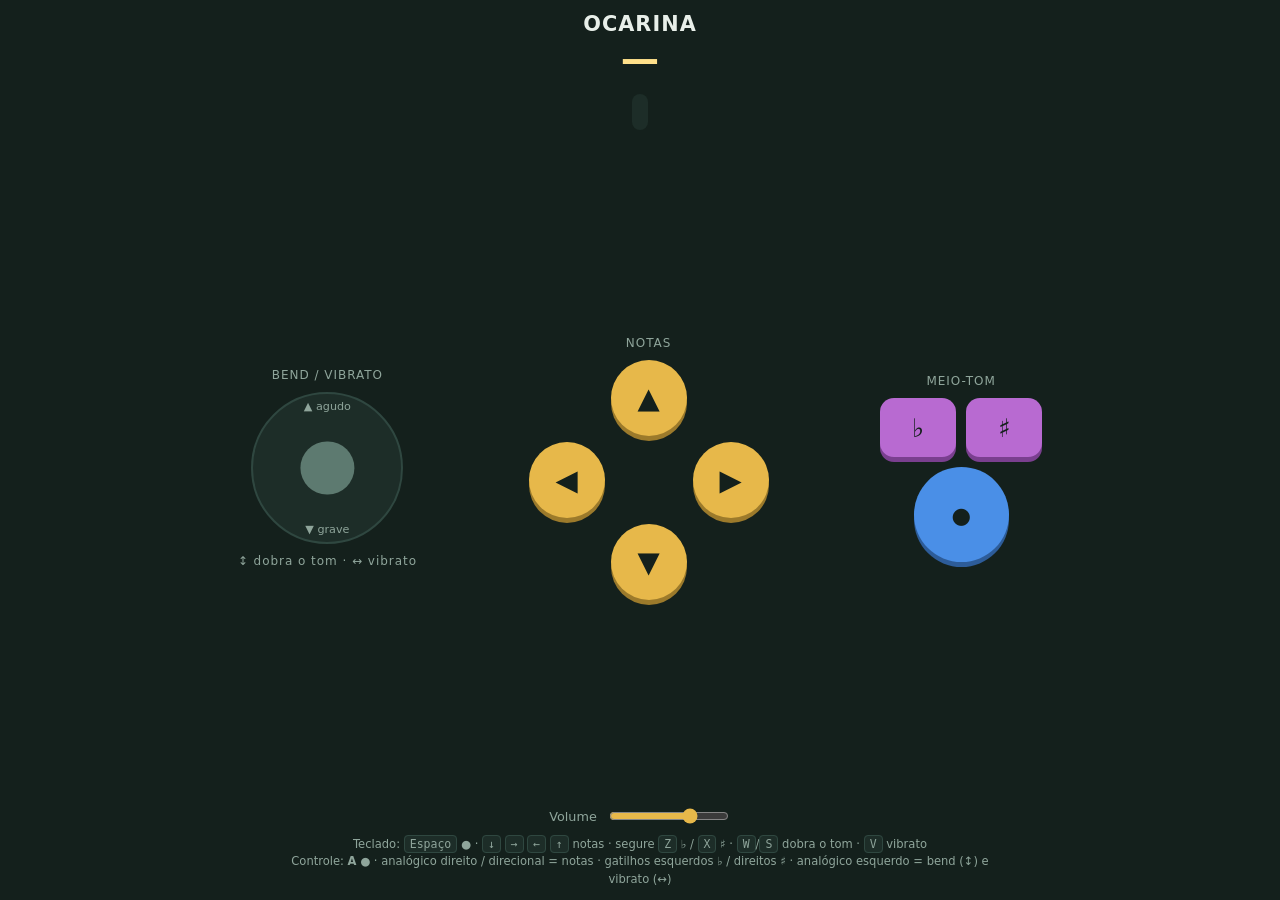
<file: ocarina/index.html>
<!DOCTYPE html>
<html lang="pt-BR">
<head>
<meta charset="UTF-8">
<meta name="viewport" content="width=device-width, initial-scale=1, maximum-scale=1, user-scalable=no">
<meta name="theme-color" content="#14201c">
<title>Ocarina</title>
<style>
  :root {
    --bg: #14201c; --panel: #1d2d28; --text: #e8efe9; --muted: #8fa59b;
    --note: #e7b84a; --note-on: #ffe08a; --base: #4a8fe7; --base-on: #8fc0ff;
    --mod: #b86ad1; --mod-on: #e2a8f5;
  }
  * { box-sizing: border-box; -webkit-tap-highlight-color: transparent; }
  html, body { margin: 0; height: 100%; background: var(--bg); color: var(--text);
    font-family: system-ui, -apple-system, "Segoe UI", Roboto, sans-serif;
    user-select: none; -webkit-user-select: none; touch-action: none; overflow: hidden; }
  main { height: 100%; display: flex; flex-direction: column; align-items: center;
    padding: 12px; gap: 10px; }
  header { text-align: center; }
  h1 { margin: 0; font-size: 1.3rem; letter-spacing: .05em; }
  #now { font-size: 2.4rem; font-weight: 700; min-height: 3rem; color: var(--note-on);
    font-variant-numeric: tabular-nums; }
  #history { display: flex; gap: 6px; min-height: 36px; flex-wrap: nowrap; overflow: hidden;
    max-width: 100%; padding: 4px 8px; background: var(--panel); border-radius: 10px; }
  .h { width: 28px; height: 28px; border-radius: 50%; display: grid; place-items: center;
    font-size: .8rem; font-weight: 700; color: #14201c; position: relative; flex: none; }
  .h small { position: absolute; top: -6px; right: -6px; font-size: .7rem; color: var(--mod-on); }
  .stage { flex: 1; width: 100%; max-width: 900px; display: flex; align-items: center;
    justify-content: space-around; gap: 16px; flex-wrap: wrap; }
  .group { display: flex; flex-direction: column; align-items: center; gap: 10px; }
  .label { font-size: .75rem; color: var(--muted); text-transform: uppercase; letter-spacing: .08em; }
  button { font: inherit; border: none; cursor: pointer; touch-action: none; color: #14201c;
    font-weight: 800; transition: transform .05s, background .05s, box-shadow .05s; }
  .diamond { display: grid; grid-template-columns: repeat(3, 76px); grid-template-rows: repeat(3, 76px); gap: 6px; }
  .note { border-radius: 50%; background: var(--note); font-size: 1.7rem;
    box-shadow: 0 5px 0 #9c7a2b; }
  .note.base { background: var(--base); box-shadow: 0 5px 0 #2d5c99; width: 96px; height: 96px; font-size: 1.4rem; }
  .note.on { background: var(--note-on); transform: translateY(4px); box-shadow: 0 1px 0 #9c7a2b; }
  .note.base.on { background: var(--base-on); box-shadow: 0 1px 0 #2d5c99; }
  .up { grid-column: 2; grid-row: 1; } .left { grid-column: 1; grid-row: 2; }
  .right { grid-column: 3; grid-row: 2; } .down { grid-column: 2; grid-row: 3; }
  .mods { display: flex; gap: 10px; }
  .mod { width: 76px; height: 60px; border-radius: 14px; background: var(--mod); font-size: 1.6rem;
    box-shadow: 0 5px 0 #7a3f8f; }
  .mod.on { background: var(--mod-on); transform: translateY(4px); box-shadow: 0 1px 0 #7a3f8f; }
  #pad { width: 150px; height: 150px; border-radius: 50%; background: var(--panel);
    border: 2px solid #2f4740; position: relative; touch-action: none; }
  #knob { width: 54px; height: 54px; border-radius: 50%; background: #5d7a70; position: absolute;
    left: 50%; top: 50%; transform: translate(-50%, -50%); pointer-events: none; }
  #pad::before, #pad::after { position: absolute; left: 50%; transform: translateX(-50%);
    color: var(--muted); font-size: .7rem; }
  #pad::before { content: "▲ agudo"; top: 6px; } #pad::after { content: "▼ grave"; bottom: 6px; }
  :root { --b: min(76px, 13vh, 19vw); }
  .diamond { grid-template-columns: repeat(3, var(--b)); grid-template-rows: repeat(3, var(--b)); }
  .note { font-size: calc(var(--b) * .38); }
  .note.base { width: calc(var(--b) * 1.25); height: calc(var(--b) * 1.25); }
  .mod { width: var(--b); height: calc(var(--b) * .78); }
  #pad { width: calc(var(--b) * 2); height: calc(var(--b) * 2); }
  #knob { width: calc(var(--b) * .7); height: calc(var(--b) * .7); }
  @media (pointer: coarse) { footer { display: none; } }
  @media (max-height: 500px) { main { padding: 6px; gap: 4px; } h1 { display: none; }
    #now { font-size: 1.6rem; min-height: 2rem; } .label { display: none; }
    :root { --b: min(76px, 19vh, 19vw); } #pad::before, #pad::after { display: none; } }
  /* Retrato: notas em cima, bend e meio-tom embaixo */
  @media (max-aspect-ratio: 1/1) {
    :root { --b: min(76px, 11vh, 22vw); }
    .stage { display: grid; grid-template-columns: 1fr 1fr; justify-items: center; align-content: center; row-gap: 18px; }
    .stage > .group:nth-child(2) { grid-column: 1 / 3; grid-row: 1; }
    .stage > .group:nth-child(1) { grid-row: 2; }
    .stage > .group:nth-child(3) { grid-row: 2; }
    .mod { width: calc(var(--b) * .8); }
  }
  footer { font-size: .72rem; color: var(--muted); text-align: center; line-height: 1.5; max-width: 700px; }
  kbd { background: var(--panel); border-radius: 4px; padding: 1px 5px; border: 1px solid #2f4740; }
  #vol { width: 120px; accent-color: var(--note); }
  .row { display: flex; gap: 10px; align-items: center; font-size: .8rem; color: var(--muted); }
</style>
</head>
<body>
<main>
  <header>
    <h1>OCARINA</h1>
    <div id="now">—</div>
  </header>
  <div id="history" aria-label="Notas tocadas"></div>

  <div class="stage">
    <div class="group">
      <div class="label">Bend / vibrato</div>
      <div id="pad"><div id="knob"></div></div>
      <div class="label" style="text-transform:none">↕ dobra o tom · ↔ vibrato</div>
    </div>

    <div class="group">
      <div class="label">Notas</div>
      <div class="diamond">
        <button class="note up"    data-note="up"   aria-label="Ré 5">▲</button>
        <button class="note left"  data-note="left" aria-label="Si 4">◀</button>
        <button class="note right" data-note="right" aria-label="Lá 4">▶</button>
        <button class="note down"  data-note="down" aria-label="Fá 4">▼</button>
      </div>
    </div>

    <div class="group">
      <div class="label">Meio-tom</div>
      <div class="mods">
        <button class="mod" data-mod="flat" aria-label="Bemol, meio-tom abaixo">♭</button>
        <button class="mod" data-mod="sharp" aria-label="Sustenido, meio-tom acima">♯</button>
      </div>
      <button class="note base" data-note="base" aria-label="Ré 4">●</button>
    </div>
  </div>

  <div class="row">Volume <input id="vol" type="range" min="0" max="1" step="0.01" value="0.7"></div>

  <footer>
    Teclado: <kbd>Espaço</kbd> ● · <kbd>↓</kbd> <kbd>→</kbd> <kbd>←</kbd> <kbd>↑</kbd> notas ·
    segure <kbd>Z</kbd> ♭ / <kbd>X</kbd> ♯ · <kbd>W</kbd>/<kbd>S</kbd> dobra o tom · <kbd>V</kbd> vibrato<br>
    Controle: <b>A</b> ● · analógico direito / direcional = notas · gatilhos esquerdos ♭ / direitos ♯ ·
    analógico esquerdo = bend (↕) e vibrato (↔)
  </footer>
</main>

<script>
(() => {
  // ---- Notas: ● Ré4, ▼ Fá4, ▶ Lá4, ◀ Si4, ▲ Ré5 (MIDI) ----
  const NOTES = { base: 62, down: 65, right: 69, left: 71, up: 74 };
  const ICON  = { base: "●", down: "▼", right: "▶", left: "◀", up: "▲" };
  const NAMES = ["Dó","Dó♯","Ré","Ré♯","Mi","Fá","Fá♯","Sol","Sol♯","Lá","Lá♯","Si"];
  const BEND_RANGE = 2;     // semitons máximos do bend
  const BASE_VIBRATO = 7;   // cents
  const MAX_VIBRATO = 60;   // cents

  // ---- Estado ----
  const held = [];                       // pilha de notas pressionadas (a última soa)
  const noteSources = {};                // nota -> Set de fontes (teclado, toque, controle)
  const modSources = { flat: new Set(), sharp: new Set() };
  let bend = 0, padBend = 0, keyBend = 0, padBendGp = 0;   // em semitons
  let vib = 0, padVib = 0, keyVib = 0, gpVib = 0;          // 0..1

  // ---- Áudio ----
  let ctx, gate, master, oscs = [], noiseFilter, vibGain;
  function initAudio() {
    if (ctx) { if (ctx.state === "suspended") ctx.resume(); return; }
    ctx = new (window.AudioContext || window.webkitAudioContext)();
    master = ctx.createGain(); master.gain.value = +document.getElementById("vol").value;
    const comp = ctx.createDynamicsCompressor();
    const tone = ctx.createBiquadFilter(); tone.type = "lowpass"; tone.frequency.value = 3500;
    gate = ctx.createGain(); gate.gain.value = 0;
    gate.connect(tone).connect(master).connect(comp).connect(ctx.destination);

    // Vibrato (LFO em cents ligado ao detune de todos os osciladores)
    const lfo = ctx.createOscillator(); lfo.frequency.value = 5.5;
    vibGain = ctx.createGain(); vibGain.gain.value = BASE_VIBRATO;
    lfo.connect(vibGain); lfo.start();

    // Timbre de ocarina: quase senoidal com harmônicos fracos
    [[1, 0.55], [2, 0.07], [3, 0.025]].forEach(([mult, amp]) => {
      const o = ctx.createOscillator(); o.type = "sine";
      const g = ctx.createGain(); g.gain.value = amp;
      vibGain.connect(o.detune);
      o.connect(g).connect(gate); o.start();
      oscs.push({ o, mult });
    });

    // Sopro: ruído filtrado em torno da nota
    const len = ctx.sampleRate * 2, buf = ctx.createBuffer(1, len, ctx.sampleRate);
    const d = buf.getChannelData(0); for (let i = 0; i < len; i++) d[i] = Math.random() * 2 - 1;
    const noise = ctx.createBufferSource(); noise.buffer = buf; noise.loop = true;
    noiseFilter = ctx.createBiquadFilter(); noiseFilter.type = "bandpass"; noiseFilter.Q.value = 2;
    const ng = ctx.createGain(); ng.gain.value = 0.05;
    noise.connect(noiseFilter).connect(ng).connect(gate); noise.start();
  }

  const midiToFreq = m => 440 * Math.pow(2, (m - 69) / 12);
  const modOffset = () => (modSources.sharp.size ? 1 : 0) - (modSources.flat.size ? 1 : 0);
  const current = () => held[held.length - 1];

  function updatePitch(instant) {
    const n = current();
    if (!ctx || !n) return;
    const midi = NOTES[n] + modOffset() + bend;
    const f = midiToFreq(midi), t = ctx.currentTime, tc = instant ? 0.003 : 0.012;
    oscs.forEach(({ o, mult }) => o.frequency.setTargetAtTime(f * mult, t, tc));
    noiseFilter.frequency.setTargetAtTime(f * 1.5, t, tc);
    vibGain.gain.setTargetAtTime(BASE_VIBRATO + vib * (MAX_VIBRATO - BASE_VIBRATO), t, 0.05);
    showNow(midi);
  }

  function showNow(midi) {
    const r = Math.round(midi), name = NAMES[((r % 12) + 12) % 12], oct = Math.floor(r / 12) - 1;
    const cents = Math.round((midi - r) * 100);
    document.getElementById("now").textContent =
      `${name}${oct}` + (Math.abs(cents) > 4 ? ` ${cents > 0 ? "+" : ""}${cents}¢` : "");
  }

  function updateBendVib() {
    bend = Math.max(-BEND_RANGE, Math.min(BEND_RANGE, padBend + keyBend + padBendGp));
    vib = Math.min(1, Math.max(padVib, keyVib, gpVib));
    updatePitch();
  }

  // ---- Notas e modificadores ----
  function noteOn(n, src) {
    initAudio();
    const s = noteSources[n] || (noteSources[n] = new Set());
    if (s.has(src)) return;
    s.add(src);
    if (s.size > 1) return;
    const wasSilent = held.length === 0;
    held.push(n);
    setBtn(`[data-note="${n}"]`, true);
    updatePitch(wasSilent);
    const t = ctx.currentTime;
    gate.gain.cancelScheduledValues(t);
    if (wasSilent) {
      gate.gain.setValueAtTime(gate.gain.value, t);
      gate.gain.setTargetAtTime(0.4, t, 0.018);
    } else {
      // pequena articulação ao trocar de nota (como um golpe de língua)
      gate.gain.setTargetAtTime(0.25, t, 0.008);
      gate.gain.setTargetAtTime(0.4, t + 0.025, 0.02);
    }
    addHistory(n);
  }

  function noteOff(n, src) {
    const s = noteSources[n];
    if (!s || !s.delete(src) || s.size) return;
    const i = held.lastIndexOf(n); if (i >= 0) held.splice(i, 1);
    setBtn(`[data-note="${n}"]`, false);
    if (!ctx) return;
    if (held.length) updatePitch();
    else {
      const t = ctx.currentTime;
      gate.gain.cancelScheduledValues(t);
      gate.gain.setValueAtTime(gate.gain.value, t);
      gate.gain.setTargetAtTime(0, t, 0.06);
      document.getElementById("now").textContent = "—";
    }
  }

  function modOn(m, src)  { initAudio(); modSources[m].add(src); setBtn(`[data-mod="${m}"]`, true); updatePitch(); }
  function modOff(m, src) { modSources[m].delete(src); if (!modSources[m].size) setBtn(`[data-mod="${m}"]`, false); updatePitch(); }

  function setBtn(sel, on) { document.querySelectorAll(sel).forEach(b => b.classList.toggle("on", on)); }

  const hist = document.getElementById("history");
  function addHistory(n) {
    const el = document.createElement("div");
    el.className = "h";
    el.style.background = n === "base" ? "var(--base)" : "var(--note)";
    el.textContent = ICON[n];
    const m = modOffset();
    if (m) { const s = document.createElement("small"); s.textContent = m > 0 ? "♯" : "♭"; el.appendChild(s); }
    hist.appendChild(el);
    while (hist.children.length > 16) hist.firstChild.remove();
  }

  // ---- Toque / mouse (multitoque) ----
  document.querySelectorAll("[data-note],[data-mod]").forEach(btn => {
    const note = btn.dataset.note, mod = btn.dataset.mod;
    btn.addEventListener("pointerdown", e => {
      e.preventDefault(); btn.setPointerCapture(e.pointerId);
      const src = "p" + e.pointerId;
      note ? noteOn(note, src) : modOn(mod, src);
    });
    const up = e => { const src = "p" + e.pointerId; note ? noteOff(note, src) : modOff(mod, src); };
    btn.addEventListener("pointerup", up);
    btn.addEventListener("pointercancel", up);
  });
  document.addEventListener("contextmenu", e => e.preventDefault());

  // ---- Pad de bend/vibrato ----
  const pad = document.getElementById("pad"), knob = document.getElementById("knob");
  let padPointer = null;
  function padMove(e) {
    const r = pad.getBoundingClientRect(), rad = r.width / 2;
    let dx = (e.clientX - r.left - rad) / rad, dy = (e.clientY - r.top - rad) / rad;
    const len = Math.hypot(dx, dy); if (len > 1) { dx /= len; dy /= len; }
    knob.style.left = `${50 + dx * 50}%`; knob.style.top = `${50 + dy * 50}%`;
    padBend = -dy * BEND_RANGE; padVib = Math.abs(dx);
    updateBendVib();
  }
  pad.addEventListener("pointerdown", e => { initAudio(); padPointer = e.pointerId; pad.setPointerCapture(e.pointerId); padMove(e); });
  pad.addEventListener("pointermove", e => { if (e.pointerId === padPointer) padMove(e); });
  const padEnd = e => {
    if (e.pointerId !== padPointer) return;
    padPointer = null; padBend = 0; padVib = 0;
    knob.style.left = "50%"; knob.style.top = "50%"; updateBendVib();
  };
  pad.addEventListener("pointerup", padEnd); pad.addEventListener("pointercancel", padEnd);

  // ---- Teclado ----
  const KEY_NOTES = { Space: "base", ArrowDown: "down", ArrowRight: "right", ArrowLeft: "left", ArrowUp: "up" };
  const KEY_MODS = { KeyZ: "flat", KeyX: "sharp" };
  const keyBendState = { KeyW: 0, KeyS: 0 };
  addEventListener("keydown", e => {
    if (e.repeat) { if (KEY_NOTES[e.code] || KEY_MODS[e.code]) e.preventDefault(); return; }
    if (KEY_NOTES[e.code]) { e.preventDefault(); noteOn(KEY_NOTES[e.code], "k" + e.code); }
    else if (KEY_MODS[e.code]) { e.preventDefault(); modOn(KEY_MODS[e.code], "k" + e.code); }
    else if (e.code in keyBendState) { keyBendState[e.code] = 1; keyBend = (keyBendState.KeyW - keyBendState.KeyS) * BEND_RANGE; updateBendVib(); }
    else if (e.code === "KeyV") { keyVib = 0.6; updateBendVib(); }
  });
  addEventListener("keyup", e => {
    if (KEY_NOTES[e.code]) noteOff(KEY_NOTES[e.code], "k" + e.code);
    else if (KEY_MODS[e.code]) modOff(KEY_MODS[e.code], "k" + e.code);
    else if (e.code in keyBendState) { keyBendState[e.code] = 0; keyBend = (keyBendState.KeyW - keyBendState.KeyS) * BEND_RANGE; updateBendVib(); }
    else if (e.code === "KeyV") { keyVib = 0; updateBendVib(); }
  });
  // Solta tudo se a janela perder o foco
  addEventListener("blur", () => {
    Object.keys(noteSources).forEach(n => [...noteSources[n]].forEach(s => noteOff(n, s)));
    ["flat", "sharp"].forEach(m => [...modSources[m]].forEach(s => modOff(m, s)));
  });

  // ---- Controle (Gamepad API, mapeamento padrão) ----
  const gpPrev = {};
  function setGp(id, active, on, off) {
    if (active && !gpPrev[id]) on(); else if (!active && gpPrev[id]) off();
    gpPrev[id] = active;
  }
  function pollGamepads() {
    for (const gp of navigator.getGamepads ? navigator.getGamepads() : []) {
      if (!gp) continue;
      const b = i => gp.buttons[i] && (gp.buttons[i].pressed || gp.buttons[i].value > 0.5);
      const ax = i => gp.axes[i] || 0, T = 0.55, src = "g" + gp.index;
      const rx = ax(2), ry = ax(3);
      const states = {
        base:  b(0),
        up:    b(12) || ry < -T || b(3),
        down:  b(13) || ry >  T || b(1),
        left:  b(14) || rx < -T || b(2),
        right: b(15) || rx >  T,
      };
      for (const n in states) setGp(src + n, states[n], () => noteOn(n, src + n), () => noteOff(n, src + n));
      setGp(src + "flat",  b(4) || b(6), () => modOn("flat", src),  () => modOff("flat", src));
      setGp(src + "sharp", b(5) || b(7), () => modOn("sharp", src), () => modOff("sharp", src));
      const lx = Math.abs(ax(0)) > 0.15 ? ax(0) : 0, ly = Math.abs(ax(1)) > 0.15 ? ax(1) : 0;
      if (lx !== gpPrev[src + "lx"] || ly !== gpPrev[src + "ly"]) {
        gpPrev[src + "lx"] = lx; gpPrev[src + "ly"] = ly;
        padBendGp = -ly * BEND_RANGE; gpVib = Math.abs(lx); updateBendVib();
      }
    }
    requestAnimationFrame(pollGamepads);
  }
  addEventListener("gamepadconnected", () => { if (!pollGamepads.started) { pollGamepads.started = true; pollGamepads(); } });

  document.getElementById("vol").addEventListener("input", e => { if (master) master.gain.value = +e.target.value; });
})();
</script>
</body>
</html>
</file>
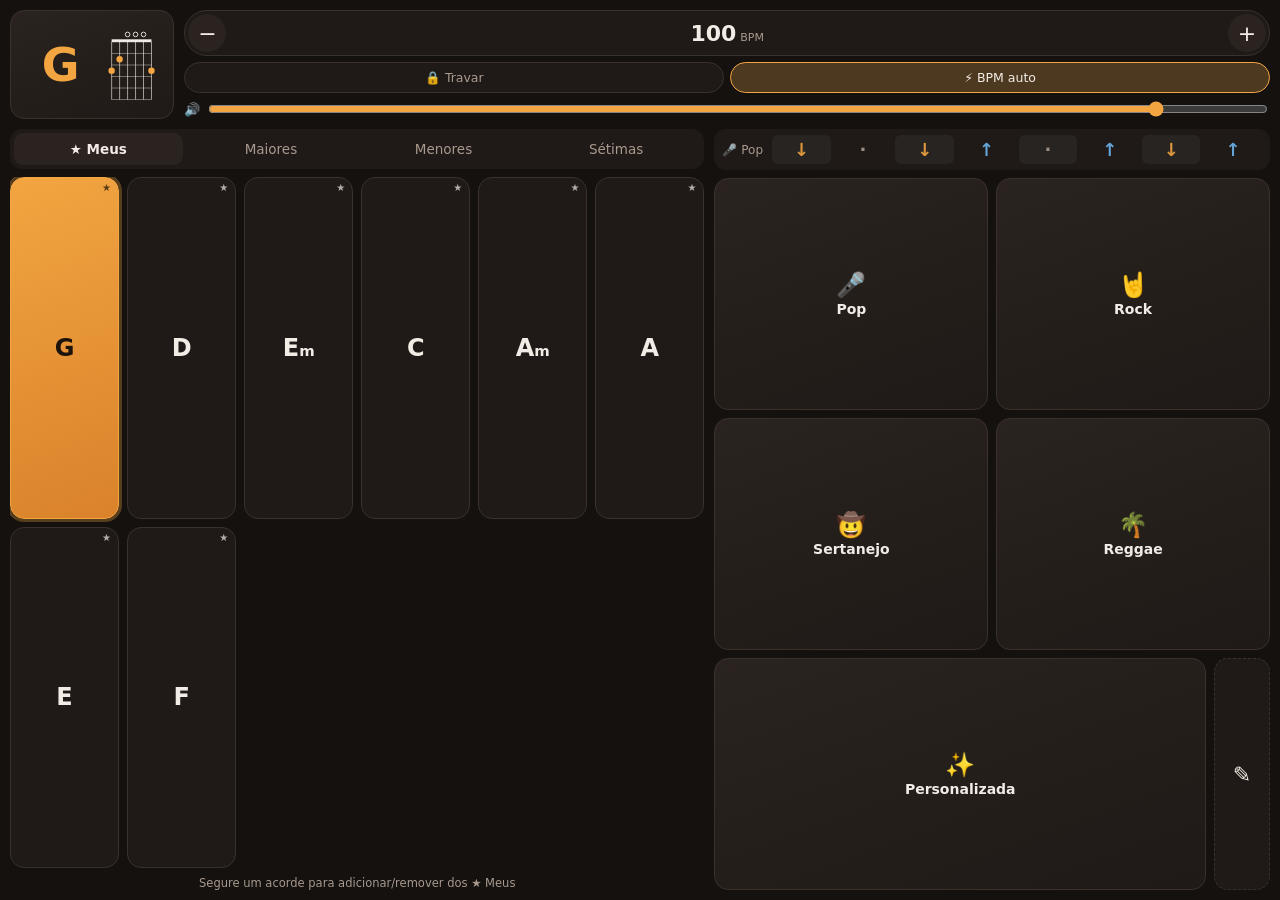
<file: violao/index.html>
<!DOCTYPE html>
<html lang="pt-BR">
<head>
  <meta charset="utf-8" />
  <meta name="viewport" content="width=device-width, initial-scale=1, viewport-fit=cover, user-scalable=no" />
  <meta name="theme-color" content="#14110f" />
  <meta name="apple-mobile-web-app-capable" content="yes" />
  <meta name="mobile-web-app-capable" content="yes" />
  <meta name="apple-mobile-web-app-status-bar-style" content="black-translucent" />
  <meta name="apple-mobile-web-app-title" content="Violão Fácil" />
  <title>Violão Fácil</title>
  <link rel="manifest" href="manifest.webmanifest" />
  <link rel="icon" href="icons/icon.svg" type="image/svg+xml" />
  <link rel="apple-touch-icon" href="icons/icon-192.png" />
  <link rel="stylesheet" href="css/style.css" />
</head>
<body>
  <div id="app">
    <header class="top">
      <button id="current" class="current" aria-label="Acorde atual (toque para ouvir)">
        <span id="chordName" class="chord-name">G</span>
        <svg id="diagram" class="diagram" viewBox="0 0 70 84" aria-hidden="true"></svg>
      </button>

      <div class="top-controls">
        <div class="bpm">
          <button id="bpmDown" class="round" aria-label="Diminuir BPM">−</button>
          <div class="bpm-value"><span id="bpm">100</span><small>BPM</small></div>
          <button id="bpmUp" class="round" aria-label="Aumentar BPM">+</button>
        </div>
        <div class="toggles">
          <button id="latch" class="pill" aria-pressed="false" title="Travar: toque uma vez para tocar, outra para parar">🔒 Travar</button>
          <button id="autoBpm" class="pill" aria-pressed="true" title="Usa o BPM sugerido de cada batida">⚡ BPM auto</button>
        </div>
        <label class="volume">🔊 <input id="volume" type="range" min="0" max="1" step="0.01" value="0.9" /></label>
      </div>
    </header>

    <main class="main">
      <section class="chords-area">
        <nav class="tabs" role="tablist">
          <button role="tab" data-tab="favoritos">★ Meus</button>
          <button role="tab" data-tab="maiores">Maiores</button>
          <button role="tab" data-tab="menores">Menores</button>
          <button role="tab" data-tab="setimas">Sétimas</button>
        </nav>
        <div id="chordGrid" class="chord-grid"></div>
        <p id="hint" class="hint">Segure um acorde para adicionar/remover dos ★ Meus</p>
      </section>

      <section class="rhythm-area">
        <div id="steps" class="steps" aria-label="Batida"></div>
        <div id="rhythms" class="rhythms"></div>
      </section>
    </main>
  </div>

  <dialog id="editor" class="editor">
    <form method="dialog" class="editor-inner">
      <h2>✨ Batida personalizada</h2>
      <p class="muted">Toque em cada passo para trocar o golpe.</p>
      <div class="editor-row editor-count">
        <span>Passos:</span>
        <button type="button" id="stepsLess" class="round" aria-label="Menos passos">−</button>
        <b id="stepsCount">8</b>
        <button type="button" id="stepsMore" class="round" aria-label="Mais passos">+</button>
      </div>
      <div class="editor-len">
        <button type="button" data-sub="2" class="pill">Cada passo = ½ tempo</button>
        <button type="button" data-sub="4" class="pill">Cada passo = ¼ tempo</button>
      </div>
      <p class="muted small">Dica: use <b>·</b> (pausa) para os espaços entre os golpes. Ex.: ↓ · ↓ ↑ · ↑ ↓ ·</p>
      <div id="editSteps" class="edit-steps"></div>
      <div id="legend" class="legend"></div>
      <label class="editor-row">Modelo:
        <select id="copyFrom">
          <option value="">—</option>
        </select>
      </label>
      <label class="editor-row">BPM sugerido: <input id="customBpm" type="number" min="40" max="220" /></label>
      <label class="editor-row">Swing: <input id="customSwing" type="range" min="0" max="0.3" step="0.01" /></label>
      <div class="editor-actions">
        <button type="button" id="testCustom" class="btn">▶ Segure p/ testar</button>
        <button type="button" id="clearCustom" class="btn ghost">Limpar</button>
        <button value="close" class="btn primary">Salvar</button>
      </div>
    </form>
  </dialog>

  <div id="toast" class="toast" role="status" aria-live="polite"></div>

  <script type="module" src="js/app.js"></script>
</body>
</html>
</file>
<file: violao/css/style.css>
:root {
  --bg: #14110f;
  --panel: #1f1a17;
  --panel-2: #2a231f;
  --line: #3a312b;
  --text: #f3ece6;
  --muted: #a8998d;
  --accent: #f2a541;
  --accent-2: #e4572e;
  --ok: #57c785;
  --down: #f2a541;
  --up: #6cb4ee;
  --mute: #e4572e;
  --bass: #b48ef0;
  --skank: #57c785;
  --radius: 14px;
  color-scheme: dark;
}

* { box-sizing: border-box; -webkit-tap-highlight-color: transparent; }

html, body {
  margin: 0;
  height: 100%;
  background: var(--bg);
  color: var(--text);
  font-family: system-ui, -apple-system, "Segoe UI", Roboto, sans-serif;
  overscroll-behavior: none;
}

body {
  -webkit-user-select: none;
  user-select: none;
  -webkit-touch-callout: none;
}

button {
  font: inherit;
  color: inherit;
  border: 0;
  background: none;
  cursor: pointer;
  touch-action: manipulation;
}

#app {
  height: 100dvh;
  display: flex;
  flex-direction: column;
  padding: max(10px, env(safe-area-inset-top)) max(10px, env(safe-area-inset-right))
           max(10px, env(safe-area-inset-bottom)) max(10px, env(safe-area-inset-left));
  gap: 10px;
}

/* ---------- Topo ---------- */
.top {
  display: flex;
  gap: 10px;
  align-items: stretch;
}

.current {
  display: flex;
  align-items: center;
  gap: 6px;
  background: linear-gradient(160deg, var(--panel-2), var(--panel));
  border: 1px solid var(--line);
  border-radius: var(--radius);
  padding: 6px 10px 6px 14px;
  min-width: 0;
}
.current:active { transform: scale(.98); }

.chord-name {
  font-size: 46px;
  font-weight: 800;
  letter-spacing: -1px;
  color: var(--accent);
  min-width: 2.2ch;
  text-align: center;
  line-height: 1;
}
.chord-name sup { font-size: .5em; vertical-align: super; }
.chord-name small { font-size: .55em; font-weight: 700; }

.diagram { width: 62px; height: 76px; color: var(--text); }

.top-controls {
  flex: 1;
  display: flex;
  flex-direction: column;
  gap: 6px;
  justify-content: space-between;
  min-width: 0;
}

.bpm {
  display: flex;
  align-items: center;
  justify-content: space-between;
  background: var(--panel);
  border: 1px solid var(--line);
  border-radius: 999px;
  padding: 3px;
}
.round {
  width: 38px; height: 38px;
  border-radius: 50%;
  background: var(--panel-2);
  font-size: 22px;
  touch-action: none;
}
.round:active { background: var(--line); }
.bpm-value { display: flex; align-items: baseline; gap: 4px; }
.bpm-value span { font-size: 22px; font-weight: 800; font-variant-numeric: tabular-nums; }
.bpm-value small { color: var(--muted); font-size: 11px; }

.toggles { display: flex; gap: 6px; }
.pill {
  flex: 1;
  padding: 7px 8px;
  border-radius: 999px;
  background: var(--panel);
  border: 1px solid var(--line);
  font-size: 12.5px;
  white-space: nowrap;
  color: var(--muted);
}
.pill[aria-pressed="true"] {
  background: color-mix(in srgb, var(--accent) 22%, var(--panel));
  border-color: var(--accent);
  color: var(--text);
}

.volume { display: flex; align-items: center; gap: 6px; font-size: 13px; }
.volume input { flex: 1; accent-color: var(--accent); }

/* ---------- Área principal ---------- */
.main {
  flex: 1;
  display: flex;
  flex-direction: column;
  gap: 10px;
  min-height: 0;
}

.chords-area {
  flex: 1;
  display: flex;
  flex-direction: column;
  min-height: 0;
  gap: 8px;
}

.tabs {
  display: flex;
  gap: 4px;
  background: var(--panel);
  padding: 4px;
  border-radius: 12px;
}
.tabs button {
  flex: 1;
  padding: 8px 4px;
  border-radius: 9px;
  font-size: 13.5px;
  color: var(--muted);
}
.tabs button[aria-selected="true"] { background: var(--panel-2); color: var(--text); font-weight: 700; }

.chord-grid {
  flex: 1;
  display: grid;
  grid-template-columns: repeat(4, 1fr);
  grid-auto-rows: minmax(56px, 1fr);
  gap: 8px;
  overflow-y: auto;
  align-content: start;
}
.chord {
  position: relative;
  border-radius: var(--radius);
  background: var(--panel);
  border: 1px solid var(--line);
  font-size: 24px;
  font-weight: 800;
  touch-action: none;
  transition: transform .06s, background .1s;
}
.chord sup { font-size: .55em; }
.chord small { font-size: .62em; font-weight: 700; }
.chord:active { transform: scale(.95); }
.chord.active {
  background: linear-gradient(160deg, var(--accent), #d9822b);
  border-color: var(--accent);
  color: #1b130c;
  box-shadow: 0 0 0 3px color-mix(in srgb, var(--accent) 30%, transparent);
}
.chord .star { position: absolute; top: 4px; right: 7px; font-size: 10px; font-style: normal; opacity: .7; }

.empty { grid-column: 1 / -1; text-align: center; color: var(--muted); line-height: 1.5; margin-top: 20px; }
.hint { margin: 0; font-size: 11.5px; color: var(--muted); text-align: center; }

/* ---------- Batidas ---------- */
.rhythm-area { display: flex; flex-direction: column; gap: 8px; }

.steps {
  display: grid;
  grid-template-columns: auto repeat(var(--n), 1fr);
  gap: 3px;
  align-items: center;
  background: var(--panel);
  border-radius: 12px;
  padding: 6px 8px;
  min-height: 40px;
}
.steps-label { font-size: 12px; color: var(--muted); padding-right: 6px; white-space: nowrap; }
.step {
  text-align: center;
  font-size: 18px;
  font-weight: 800;
  border-radius: 6px;
  padding: 4px 0;
  opacity: .9;
  transition: background .05s;
}
.step.beat { background: rgba(255,255,255,.05); }
.step.soft { font-size: 13px; opacity: .65; }
.step.now { background: var(--text); color: var(--bg) !important; opacity: 1; }

.sym-D, .sym-ld { color: var(--down); }
.sym-U, .sym-lu { color: var(--up); }
.sym-X { color: var(--mute); }
.sym-B, .sym-lb { color: var(--bass); }
.sym-S { color: var(--skank); }
.sym-rest { color: var(--muted); }

.rhythms {
  display: grid;
  grid-template-columns: repeat(3, 1fr);
  gap: 8px;
}
.rhythm, .custom-cell { min-height: 76px; }
.rhythm {
  border-radius: var(--radius);
  background: linear-gradient(160deg, var(--panel-2), var(--panel));
  border: 1px solid var(--line);
  display: flex;
  flex-direction: column;
  align-items: center;
  justify-content: center;
  gap: 2px;
  touch-action: none;
  transition: transform .06s;
  width: 100%;
}
.rhythm .emoji { font-size: 24px; }
.rhythm .rname { font-size: 14px; font-weight: 700; }
.rhythm:active { transform: scale(.97); }
.rhythm.playing {
  background: linear-gradient(160deg, var(--accent-2), #b93d1b);
  border-color: #ff8a65;
  animation: pulse .6s ease-in-out infinite alternate;
}
@keyframes pulse { to { box-shadow: 0 0 0 5px color-mix(in srgb, var(--accent-2) 35%, transparent); } }

.custom-cell { grid-column: span 2; display: flex; gap: 8px; }
.custom-cell .rhythm { flex: 1; }
.edit {
  width: 56px;
  border-radius: var(--radius);
  background: var(--panel);
  border: 1px dashed var(--line);
  font-size: 22px;
}

/* ---------- Editor ---------- */
.editor {
  border: 1px solid var(--line);
  background: var(--panel);
  color: var(--text);
  border-radius: 18px;
  padding: 0;
  width: min(560px, 94vw);
  max-height: 92dvh;
}
.editor::backdrop { background: rgba(0,0,0,.65); }
.editor-inner { padding: 16px; display: flex; flex-direction: column; gap: 12px; }
.editor h2 { margin: 0; font-size: 18px; }
.muted { color: var(--muted); margin: 0; font-size: 13px; }
.editor-len { display: flex; gap: 6px; }
.editor-count b { font-size: 20px; min-width: 2ch; text-align: center; font-variant-numeric: tabular-nums; }
.editor-count .round:disabled { opacity: .35; }
.muted.small { font-size: 12px; }
.edit-steps {
  display: grid;
  grid-template-columns: repeat(var(--n), 1fr);
  gap: 5px;
}
.estep {
  background: var(--panel-2);
  border: 1px solid var(--line);
  border-radius: 10px;
  padding: 8px 0 4px;
  display: flex;
  flex-direction: column;
  align-items: center;
  gap: 2px;
}
.estep b { font-size: 22px; }
.estep small { font-size: 10px; color: var(--muted); }
.estep.beat { border-color: #5a4b40; }
.legend { display: flex; flex-wrap: wrap; gap: 6px 12px; font-size: 12px; }
.lg b { font-size: 15px; }
.editor-row { display: flex; align-items: center; gap: 8px; font-size: 14px; }
.editor-row input[type="number"], .editor-row select {
  background: var(--panel-2); color: var(--text); border: 1px solid var(--line);
  border-radius: 8px; padding: 6px 8px; font: inherit; width: 90px;
}
.editor-row select { width: auto; flex: 1; }
.editor-row input[type="range"] { flex: 1; accent-color: var(--accent); }
.editor-actions { display: flex; gap: 8px; }
.btn {
  flex: 1;
  padding: 12px 8px;
  border-radius: 12px;
  background: var(--panel-2);
  border: 1px solid var(--line);
  font-weight: 700;
  font-size: 14px;
  touch-action: none;
}
.btn.primary { background: var(--accent); color: #1b130c; border-color: var(--accent); }
.btn.ghost { background: transparent; }

/* ---------- Toast ---------- */
.toast {
  position: fixed;
  left: 50%; bottom: calc(24px + env(safe-area-inset-bottom));
  transform: translate(-50%, 20px);
  background: #000c;
  padding: 10px 16px;
  border-radius: 999px;
  font-size: 14px;
  opacity: 0;
  pointer-events: none;
  transition: opacity .2s, transform .2s;
  white-space: nowrap;
}
.toast.show { opacity: 1; transform: translate(-50%, 0); }

/* ---------- Celular deitado / tablet ---------- */
@media (orientation: landscape) and (min-width: 640px) {
  .main { flex-direction: row; }
  .chords-area { flex: 1.25; }
  .rhythm-area { flex: 1; justify-content: flex-end; }
  .rhythms { grid-template-columns: repeat(2, 1fr); flex: 1; }
  .custom-cell { grid-column: span 2; }
  .chord-grid { grid-template-columns: repeat(6, 1fr); }
}

@media (orientation: landscape) and (max-height: 500px) {
  .chord-name { font-size: 34px; }
  .diagram { width: 48px; height: 58px; }
  .round { width: 32px; height: 32px; }
  .volume, .hint { display: none; }
  .rhythm, .custom-cell { min-height: 54px; }
  .rhythm .emoji { font-size: 18px; }
}
</file>
